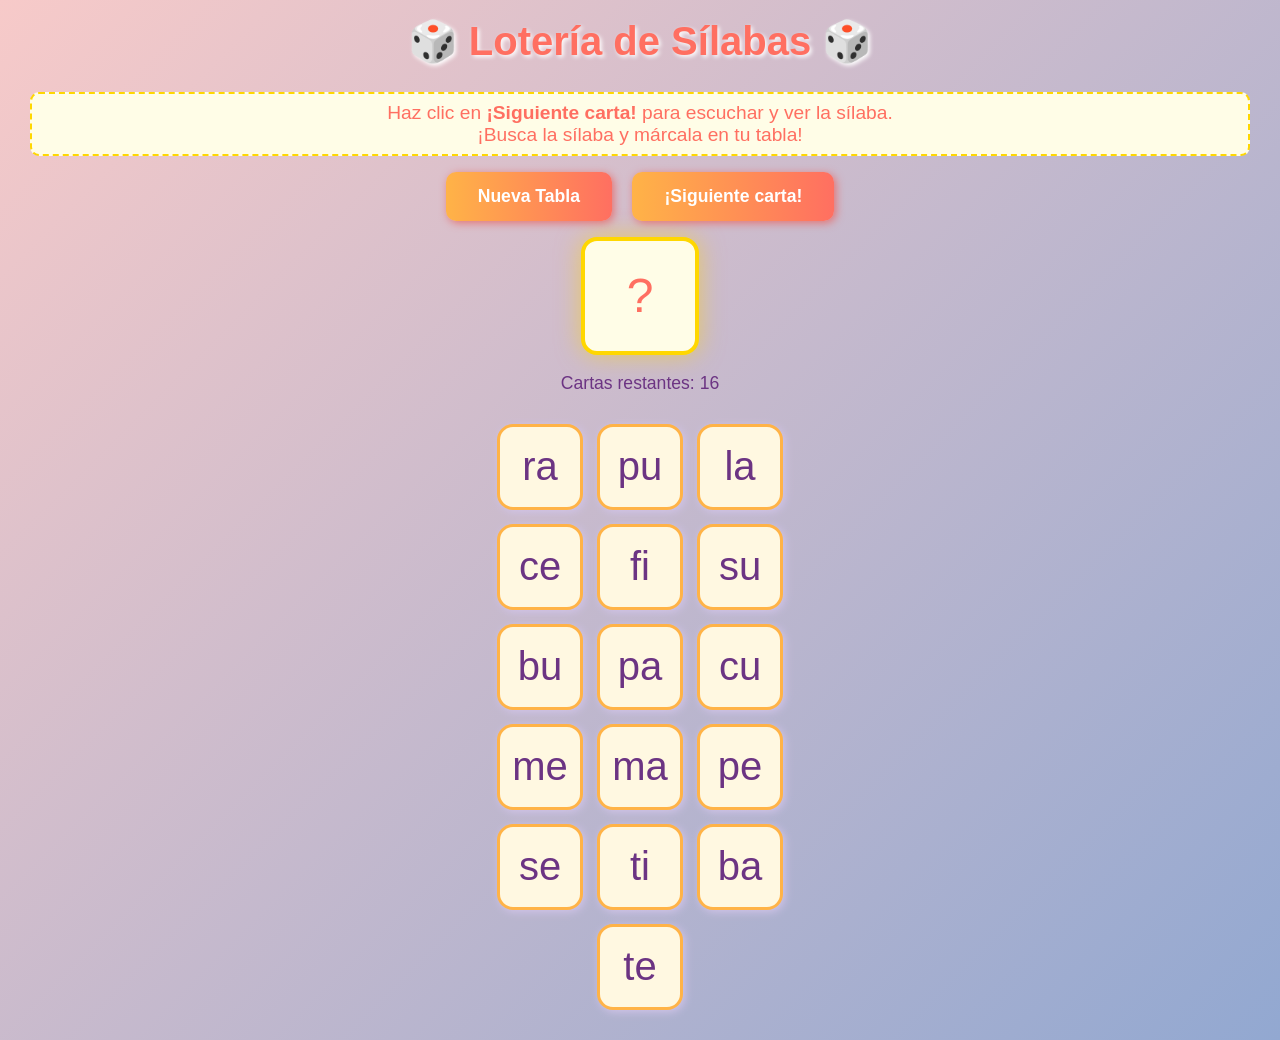
<file: loteria.html>
<!DOCTYPE html>
<html lang="es">
<head>
    <meta charset="UTF-8">
    <title>Lotería de Sílabas Interactiva</title>
    <style>
        body { 
            font-family: Comic Sans MS, Arial, sans-serif;
            background: linear-gradient(135deg, #f7cac9 0%, #92a8d1 100%);
            margin: 0; min-height: 100vh;
        }
        h1 {
            text-align: center;
            color: #ff6f61;
            font-size: 2.5em;
            margin-top: 18px;
            text-shadow: 2px 2px 4px #fff;
        }
        #instrucciones {
            text-align: center;
            font-size: 1.2em;
            background: #fffde7;
            margin: 18px 30px 0 30px;
            padding: 8px 12px;
            border-radius: 9px;
            border: 2px dashed #ffd700;
            color: #ff6f61;
        }
        #tabla {
            display: flex;
            flex-wrap: wrap;
            justify-content: center;
            gap: 14px;
            margin: 30px 0;
            max-width: 370px;
            margin-left: auto;
            margin-right: auto;
        }
        .carta {
            width: 80px;
            height: 80px;
            background: #fff8e1;
            border: 3px solid #ffb347;
            border-radius: 16px;
            display: flex;
            align-items: center;
            justify-content: center;
            font-size: 2.5em;
            color: #6c3483;
            box-shadow: 2px 2px 8px #d1c4e9;
            cursor: pointer;
            user-select: none;
            transition: transform 0.15s, background 0.2s, box-shadow 0.2s;
            position: relative;
            overflow: hidden;
        }
        .carta.marcada {
            background: #81c784;
            color: #fff;
            animation: pop 0.3s;
            box-shadow: 0 0 16px #388e3c;
        }
        .carta.error {
            background: #e57373;
            color: #fff;
            animation: shake 0.25s;
        }
        @keyframes pop {
            0% { transform: scale(1); }
            60% { transform: scale(1.18); }
            100% { transform: scale(1); }
        }
        @keyframes shake {
            0% { transform: translateX(0);}
            25% { transform: translateX(-10px);}
            50% { transform: translateX(10px);}
            75% { transform: translateX(-10px);}
            100% { transform: translateX(0);}
        }
        #btnNueva, #btnLlamar {
            display: inline-block; 
            margin: 16px 8px; 
            background: linear-gradient(90deg, #ffb347, #ff6f61); 
            color: #fff; 
            border: none; 
            padding: 14px 32px; 
            border-radius: 10px; 
            font-size: 1.1em; 
            cursor: pointer; 
            font-weight: bold;
            box-shadow: 2px 2px 8px #e57373;
            transition: background 0.2s;
        }
        #btnNueva:hover, #btnLlamar:hover {
            background: linear-gradient(90deg,#ff6f61, #ffb347);
        }
        #panel-juego {
            text-align: center;
        }
        #carta-actual {
            margin: 0 auto 18px auto;
            background: #fffde7;
            border: 4px solid #ffd700;
            border-radius: 16px;
            width: 110px;
            height: 110px;
            display: flex;
            align-items: center;
            justify-content: center;
            font-size: 3em;
            color: #ff6f61;
            box-shadow: 0 0 24px #ffd70080;
        }
        #felicidades {
            display: none;
            font-size: 2.2em;
            color: #388e3c;
            text-align: center;
            margin-top: 20px;
            font-weight: bold;
            animation: felicidades-pop 1s infinite alternate;
        }
        @keyframes felicidades-pop {
            0% { transform: scale(1); color: #388e3c;}
            100% { transform: scale(1.07); color: #ffb347;}
        }
        #cartas-restantes {
            text-align: center;
            color: #6c3483;
            font-size: 1.1em;
            margin-bottom: 8px;
        }
    </style>
</head>
<body>
    <h1>🎲 Lotería de Sílabas 🎲</h1>
    <div id="instrucciones">
        Haz clic en <b>¡Siguiente carta!</b> para escuchar y ver la sílaba.<br>
        ¡Busca la sílaba y márcala en tu tabla!
    </div>
    <div style="text-align:center;">
        <button id="btnNueva">Nueva Tabla</button>
        <button id="btnLlamar">¡Siguiente carta!</button>
    </div>
    <div id="panel-juego">
        <div id="carta-actual">?</div>
        <div id="cartas-restantes"></div>
    </div>
    <div id="tabla"></div>
    <div id="felicidades">🎉 ¡LOTERÍA! 🎉<br>¡Eres un campeón!</div>

    <script>
        // Sílabas disponibles
        const silabas = [
            "ma", "me", "mi", "mo", "mu",
            "pa", "pe", "pi", "po", "pu",
            "sa", "se", "si", "so", "su",
            "la", "le", "li", "lo", "lu",
            "ta", "te", "ti", "to", "tu",
            "ca", "ce", "ci", "co", "cu",
            "ra", "re", "ri", "ro", "ru",
            "ba", "be", "bi", "bo", "bu",
            "fa", "fe", "fi", "fo", "fu"
        ];

        let tablaActual = [];
        let cartasPorLlamar = [];
        let cartaActual = null;
        let marcadas = 0;
        const TOTAL_CARTAS = 16;

        function hablaSilaba(texto) {
            if ('speechSynthesis' in window) {
                const utter = new SpeechSynthesisUtterance(texto);
                utter.lang = 'es-ES';
                utter.rate = 0.7;
                window.speechSynthesis.speak(utter);
            }
        }

        function mezclar(array) {
            return array.slice().sort(() => Math.random() - 0.5);
        }

        function generarTabla() {
            document.getElementById("felicidades").style.display = "none";
            marcadas = 0;
            cartaActual = null;
            // Selecciona 16 sílabas aleatorias para la tabla
            tablaActual = mezclar(silabas).slice(0, TOTAL_CARTAS);
            // Mezcla todas las sílabas para la "tómbola" (solo las de la tabla)
            cartasPorLlamar = mezclar(tablaActual);
            // Vacía panel de la carta y muestra "?"
            document.getElementById("carta-actual").textContent = "?";
            document.getElementById("cartas-restantes").textContent = `Cartas restantes: ${cartasPorLlamar.length}`;
            // Renderiza la tabla
            const tablaDiv = document.getElementById("tabla");
            tablaDiv.innerHTML = "";
            tablaActual.forEach((silaba, idx) => {
                let carta = document.createElement("div");
                carta.className = "carta";
                carta.textContent = silaba;
                carta.onclick = () => marcarCarta(carta, silaba);
                tablaDiv.appendChild(carta);
            });
        }

        function marcarCarta(carta, silaba) {
            if (carta.classList.contains("marcada")) return;
            if (cartaActual && silaba === cartaActual) {
                carta.classList.add("marcada");
                marcadas++;
                if (marcadas === TOTAL_CARTAS) mostrarFelicidades();
            } else {
                carta.classList.add("error");
                setTimeout(() => carta.classList.remove("error"), 400);
            }
        }

        function siguienteCarta() {
            if (cartasPorLlamar.length === 0) return;
            cartaActual = cartasPorLlamar.shift();
            document.getElementById("carta-actual").textContent = cartaActual;
            hablaSilaba(cartaActual);
            document.getElementById("cartas-restantes").textContent = `Cartas restantes: ${cartasPorLlamar.length}`;
        }

        function mostrarFelicidades() {
            document.getElementById("felicidades").style.display = "block";
            hablaSilaba("¡Lotería! ¡Eres un campeón!");
            lanzarConfeti();
        }

        // Confeti visual
        function lanzarConfeti() {
            for (let i = 0; i < 30; i++) {
                let confeti = document.createElement("div");
                confeti.style.position = "fixed";
                confeti.style.left = (Math.random() * 100) + "vw";
                confeti.style.top = "-40px";
                confeti.style.width = "18px";
                confeti.style.height = "18px";
                confeti.style.background = `hsl(${Math.random()*360},85%,70%)`;
                confeti.style.borderRadius = Math.random()>0.5 ? "50%" : "3px";
                confeti.style.opacity = "0.9";
                confeti.style.zIndex = 1000;
                confeti.style.transition = "top 2.5s cubic-bezier(.52,.01,.51,1)";
                document.body.appendChild(confeti);
                setTimeout(() => {
                    confeti.style.top = "100vh";
                }, 50);
                setTimeout(() => {
                    confeti.remove();
                }, 2700);
            }
        }

        document.getElementById("btnNueva").onclick = generarTabla;
        document.getElementById("btnLlamar").onclick = siguienteCarta;

        generarTabla();
    </script>
</body>
</html>
</file>
